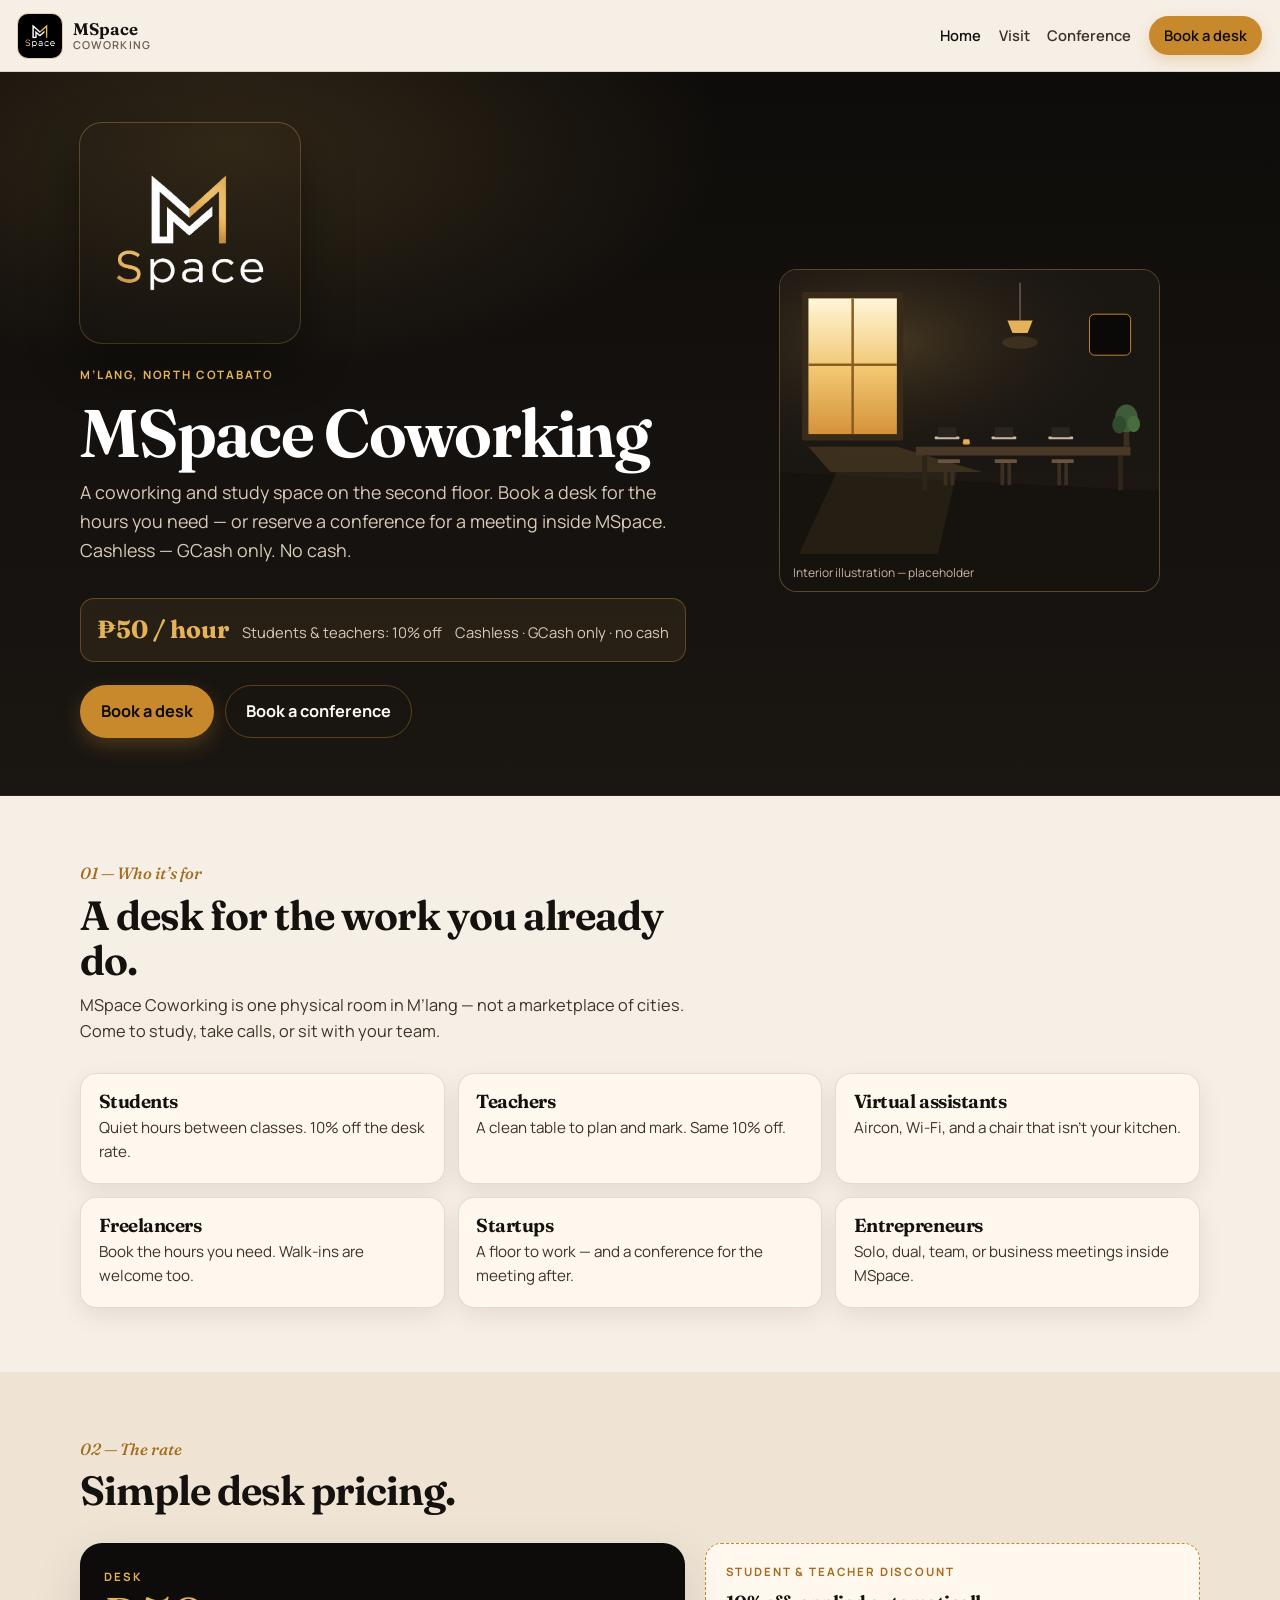
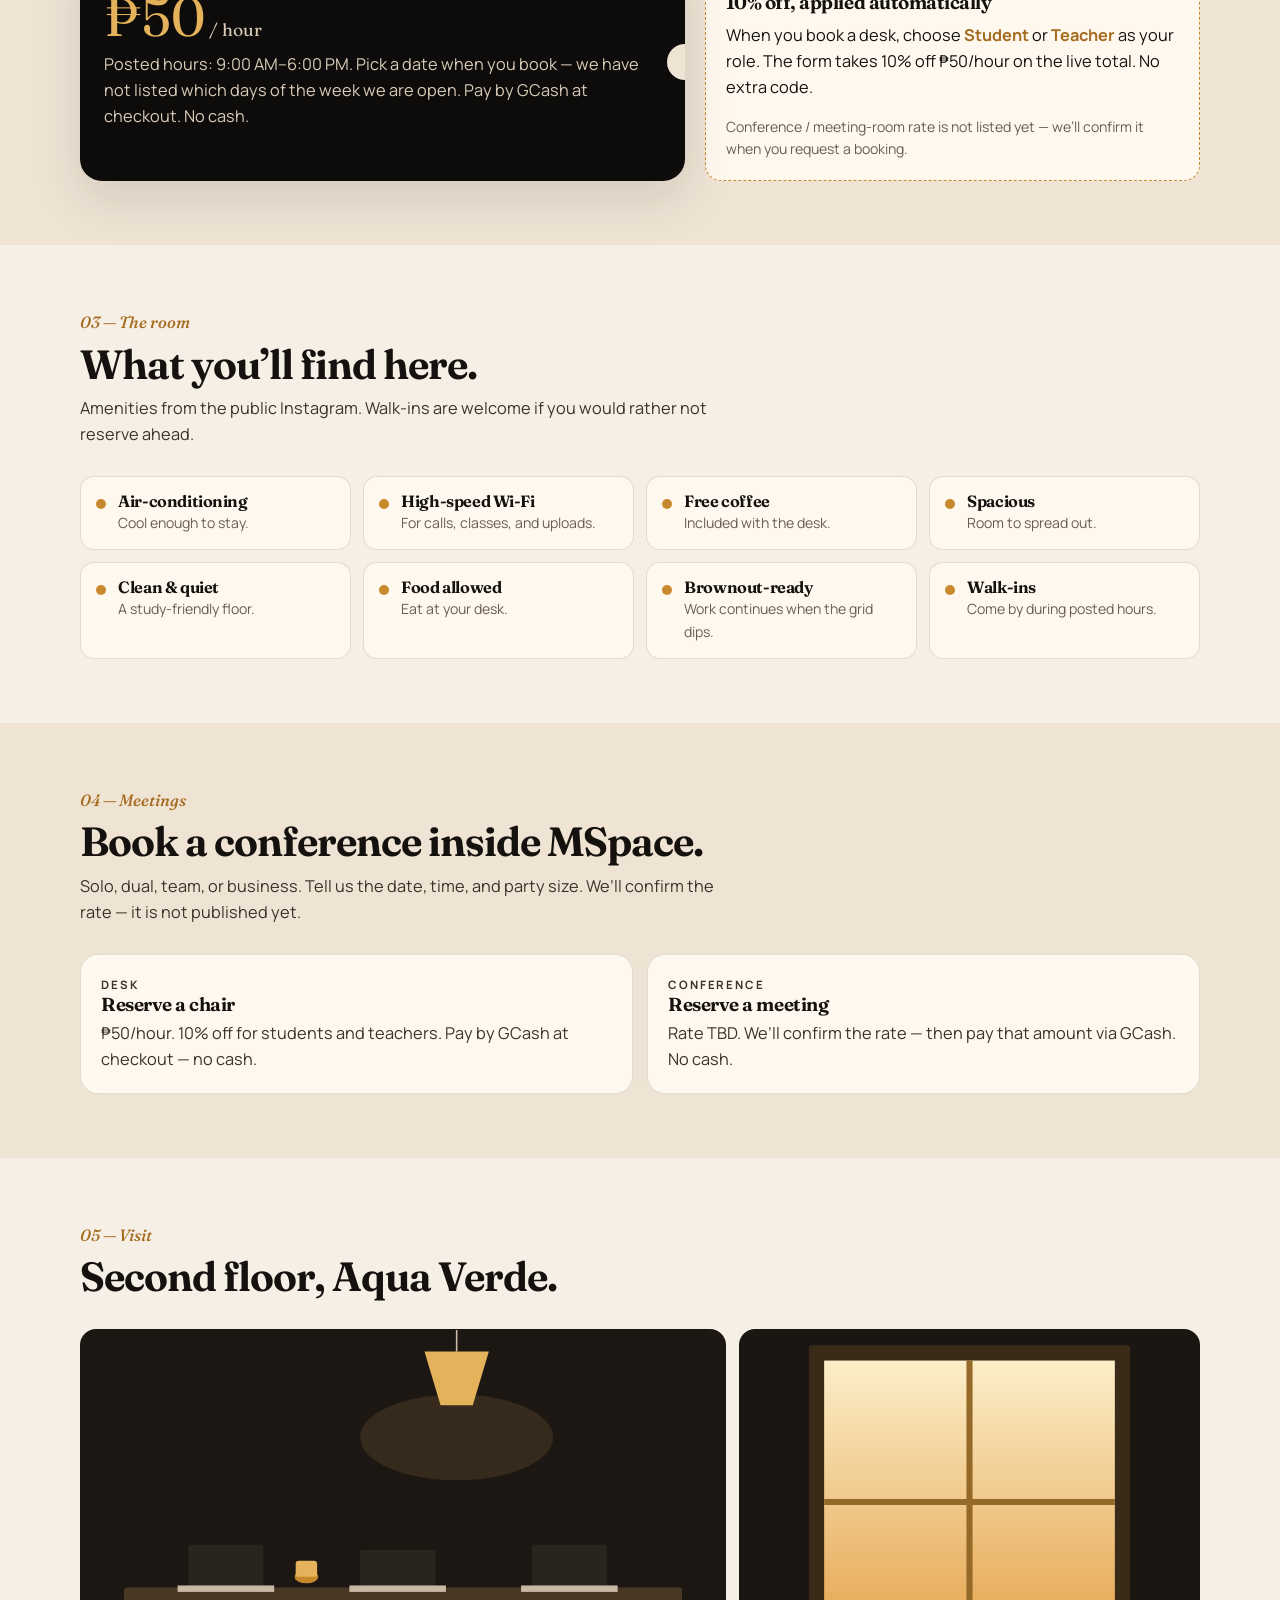
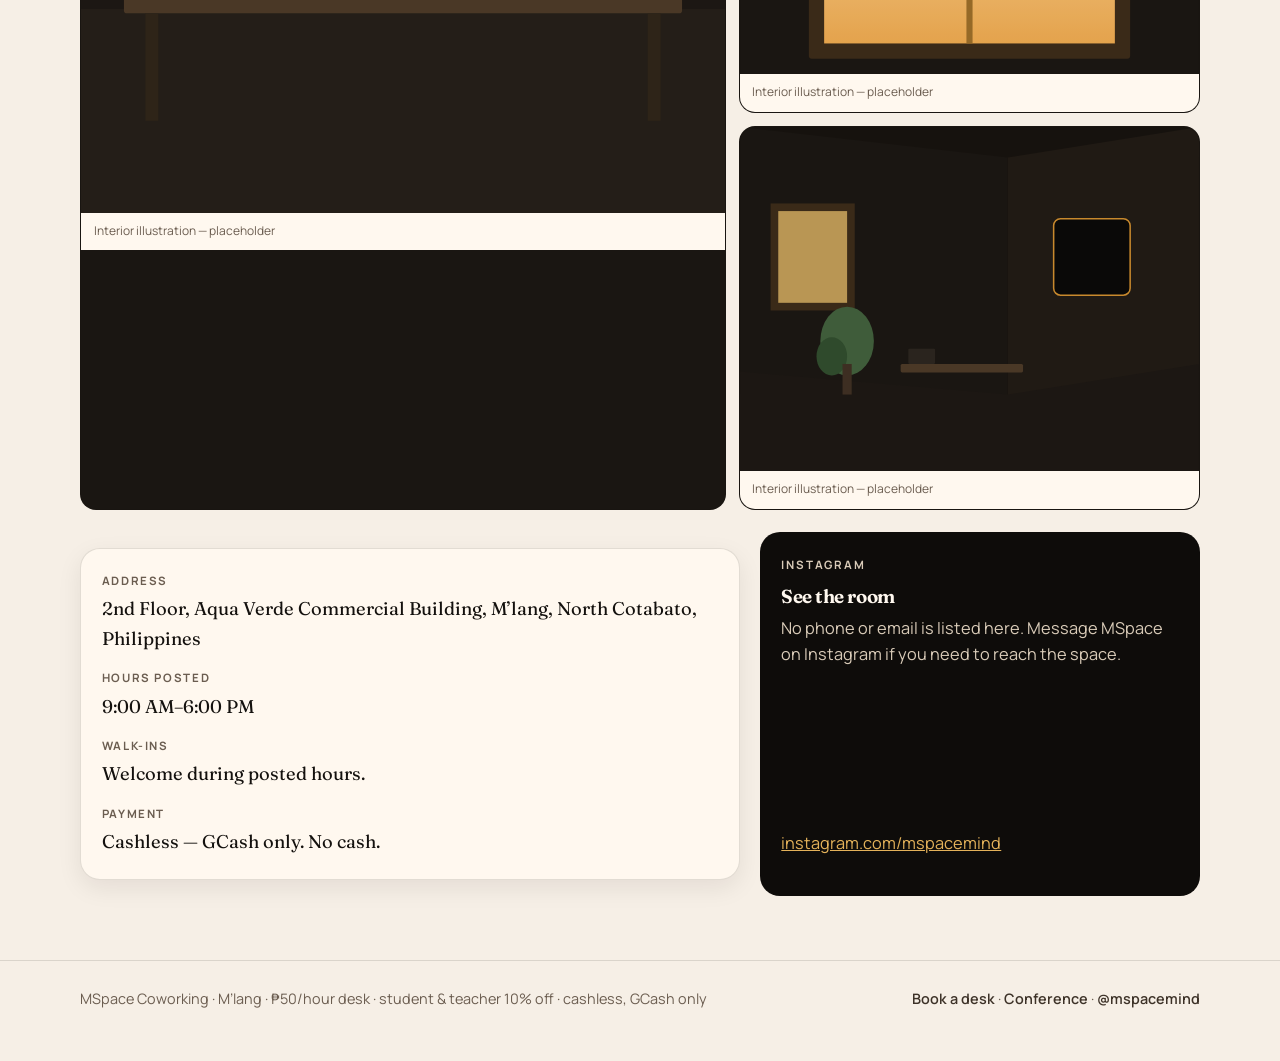
<file: index.html>
<!DOCTYPE html>
<html lang="en">
<head>
  <meta charset="utf-8">
  <meta name="viewport" content="width=device-width, initial-scale=1">
  <title>MSpace Coworking — desks &amp; meetings in M’lang</title>
  <meta name="description" content="MSpace Coworking on the 2nd floor of Aqua Verde Commercial Building, M’lang. Book a desk at ₱50/hour. Students and teachers get 10% off. Cashless — GCash only, no cash.">
  <meta property="og:title" content="MSpace Coworking — desks &amp; meetings in M’lang">
  <meta property="og:description" content="A coworking and study space in M’lang. ₱50/hour. Students and teachers, 10% off. Cashless — GCash only, no cash.">
  <meta property="og:type" content="website">
  <meta property="og:image" content="assets/logo-official.png">
  <link rel="icon" type="image/png" href="assets/logo-official.png">
  <link rel="preconnect" href="https://fonts.googleapis.com">
  <link rel="preconnect" href="https://fonts.gstatic.com" crossorigin>
  <link href="https://fonts.googleapis.com/css2?family=Fraunces:ital,opsz,wght@0,9..144,500;0,9..144,650;1,9..144,500&family=Manrope:wght@400;500;600;700&display=swap" rel="stylesheet">
  <link rel="stylesheet" href="styles.css">
</head>
<body>
  <a class="skip" href="#main">Skip to content</a>
  <header class="nav">
    <a class="nav-brand" href="index.html">
      <span class="logo-square"><img src="assets/logo-official.png" alt="" width="44" height="44"></span>
      <span class="nav-word"><strong>MSpace</strong><span>Coworking</span></span>
    </a>
    <button class="nav-toggle" type="button" aria-expanded="false" aria-controls="nav-menu">Menu</button>
    <nav id="nav-menu" class="nav-links" aria-label="Primary">
      <a href="index.html" aria-current="page">Home</a>
      <a href="index.html#visit">Visit</a>
      <a href="conference.html">Conference</a>
      <a class="nav-cta" href="book.html">Book a desk</a>
    </nav>
  </header>

  <main id="main">
    <section class="hero">
      <div class="wrap hero-grid">
        <div>
          <img class="hero-mark" src="assets/logo-official.png" width="220" height="220" alt="MSpace — stacked gold and white M on black">
          <p class="eyebrow">M’lang, North Cotabato</p>
          <h1>MSpace Coworking</h1>
          <p class="lede">A coworking and study space on the second floor. Book a desk for the hours you need — or reserve a conference for a meeting inside MSpace. Cashless — GCash only. No cash.</p>
          <div class="rate-chip">
            <strong>₱50 / hour</strong>
            <span>Students &amp; teachers: 10% off</span>
            <span>Cashless · GCash only · no cash</span>
          </div>
          <div class="hero-actions">
            <a class="btn btn-gold" href="book.html">Book a desk</a>
            <a class="btn btn-ghost" href="conference.html">Book a conference</a>
          </div>
        </div>
        <figure class="hero-panel">
          <img src="assets/scenes/mlang.svg" alt="Warm interior illustration of a coworking floor with desks and a window">
          <figcaption class="fig-note">Interior illustration — placeholder</figcaption>
        </figure>
      </div>
    </section>

    <section class="section" id="who">
      <div class="wrap">
        <div class="section-head">
          <p class="kicker">01 — Who it’s for</p>
          <h2>A desk for the work you already do.</h2>
          <p class="section-lead">MSpace Coworking is one physical room in M’lang — not a marketplace of cities. Come to study, take calls, or sit with your team.</p>
        </div>
        <div class="who-grid">
          <article class="who-card">
            <h3>Students</h3>
            <p>Quiet hours between classes. 10% off the desk rate.</p>
          </article>
          <article class="who-card">
            <h3>Teachers</h3>
            <p>A clean table to plan and mark. Same 10% off.</p>
          </article>
          <article class="who-card">
            <h3>Virtual assistants</h3>
            <p>Aircon, Wi-Fi, and a chair that isn’t your kitchen.</p>
          </article>
          <article class="who-card">
            <h3>Freelancers</h3>
            <p>Book the hours you need. Walk-ins are welcome too.</p>
          </article>
          <article class="who-card">
            <h3>Startups</h3>
            <p>A floor to work — and a conference for the meeting after.</p>
          </article>
          <article class="who-card">
            <h3>Entrepreneurs</h3>
            <p>Solo, dual, team, or business meetings inside MSpace.</p>
          </article>
        </div>
      </div>
    </section>

    <section class="section tint" id="pricing">
      <div class="wrap">
        <div class="section-head">
          <p class="kicker">02 — The rate</p>
          <h2>Simple desk pricing.</h2>
        </div>
        <div class="price-band">
          <div class="ticket">
            <p class="eyebrow" style="color:var(--gold-bright)">Desk</p>
            <p class="amount">₱50<span style="font-size:1.1rem;color:#d9cbb8"> / hour</span></p>
            <p>Posted hours: 9:00 AM–6:00 PM. Pick a date when you book — we have not listed which days of the week we are open. Pay by GCash at checkout. No cash.</p>
          </div>
          <div class="discount-callout">
            <p class="eyebrow">Student &amp; teacher discount</p>
            <h3>10% off, applied automatically</h3>
            <p>When you book a desk, choose <strong>Student</strong> or <strong>Teacher</strong> as your role. The form takes 10% off ₱50/hour on the live total. No extra code.</p>
            <p class="hint" style="margin:0">Conference / meeting-room rate is not listed yet — we’ll confirm it when you request a booking.</p>
          </div>
        </div>
      </div>
    </section>

    <section class="section" id="amenities">
      <div class="wrap">
        <div class="section-head">
          <p class="kicker">03 — The room</p>
          <h2>What you’ll find here.</h2>
          <p class="section-lead">Amenities from the public Instagram. Walk-ins are welcome if you would rather not reserve ahead.</p>
        </div>
        <div class="amenity-grid">
          <div class="amenity"><span class="dot" aria-hidden="true"></span><div><h3>Air-conditioning</h3><p>Cool enough to stay.</p></div></div>
          <div class="amenity"><span class="dot" aria-hidden="true"></span><div><h3>High-speed Wi-Fi</h3><p>For calls, classes, and uploads.</p></div></div>
          <div class="amenity"><span class="dot" aria-hidden="true"></span><div><h3>Free coffee</h3><p>Included with the desk.</p></div></div>
          <div class="amenity"><span class="dot" aria-hidden="true"></span><div><h3>Spacious</h3><p>Room to spread out.</p></div></div>
          <div class="amenity"><span class="dot" aria-hidden="true"></span><div><h3>Clean &amp; quiet</h3><p>A study-friendly floor.</p></div></div>
          <div class="amenity"><span class="dot" aria-hidden="true"></span><div><h3>Food allowed</h3><p>Eat at your desk.</p></div></div>
          <div class="amenity"><span class="dot" aria-hidden="true"></span><div><h3>Brownout-ready</h3><p>Work continues when the grid dips.</p></div></div>
          <div class="amenity"><span class="dot" aria-hidden="true"></span><div><h3>Walk-ins</h3><p>Come by during posted hours.</p></div></div>
        </div>
      </div>
    </section>

    <section class="section tint" id="meet">
      <div class="wrap">
        <div class="section-head">
          <p class="kicker">04 — Meetings</p>
          <h2>Book a conference inside MSpace.</h2>
          <p class="section-lead">Solo, dual, team, or business. Tell us the date, time, and party size. We’ll confirm the rate — it is not published yet.</p>
        </div>
        <div class="split-cta">
          <a href="book.html">
            <p class="eyebrow">Desk</p>
            <h3>Reserve a chair</h3>
            <p>₱50/hour. 10% off for students and teachers. Pay by GCash at checkout — no cash.</p>
          </a>
          <a href="conference.html">
            <p class="eyebrow">Conference</p>
            <h3>Reserve a meeting</h3>
            <p>Rate TBD. We’ll confirm the rate — then pay that amount via GCash. No cash.</p>
          </a>
        </div>
      </div>
    </section>

    <section class="section" id="visit">
      <div class="wrap">
        <div class="section-head">
          <p class="kicker">05 — Visit</p>
          <h2>Second floor, Aqua Verde.</h2>
        </div>
        <div class="gallery" style="margin-bottom:1.4rem">
          <figure>
            <img src="assets/scenes/mlang-desk.svg" alt="Placeholder illustration of desks">
            <figcaption>Interior illustration — placeholder</figcaption>
          </figure>
          <figure>
            <img src="assets/scenes/mlang-window.svg" alt="Placeholder illustration of a window">
            <figcaption>Interior illustration — placeholder</figcaption>
          </figure>
          <figure>
            <img src="assets/scenes/mlang-corner.svg" alt="Placeholder illustration of a corner of the room">
            <figcaption>Interior illustration — placeholder</figcaption>
          </figure>
        </div>
        <div class="visit-grid">
          <dl class="place-card">
            <dt>Address</dt>
            <dd>2nd Floor, Aqua Verde Commercial Building, M’lang, North Cotabato, Philippines</dd>
            <dt>Hours posted</dt>
            <dd>9:00 AM–6:00 PM</dd>
            <dt>Walk-ins</dt>
            <dd>Welcome during posted hours.</dd>
            <dt>Payment</dt>
            <dd>Cashless — GCash only. No cash.</dd>
          </dl>
          <div class="ig-card">
            <div>
              <p class="eyebrow">Instagram</p>
              <h3>See the room</h3>
              <p>No phone or email is listed here. Message MSpace on Instagram if you need to reach the space.</p>
            </div>
            <p><a href="https://www.instagram.com/mspacemind/" target="_blank" rel="noopener">instagram.com/mspacemind</a></p>
          </div>
        </div>
      </div>
    </section>
  </main>

  <footer>
    <div class="wrap foot">
      <p>MSpace Coworking · M’lang · ₱50/hour desk · student &amp; teacher 10% off · cashless, GCash only</p>
      <p><a href="book.html">Book a desk</a> · <a href="conference.html">Conference</a> · <a href="https://www.instagram.com/mspacemind/" target="_blank" rel="noopener">@mspacemind</a></p>
    </div>
  </footer>
  <script src="app.js"></script>
</body>
</html>
</file>
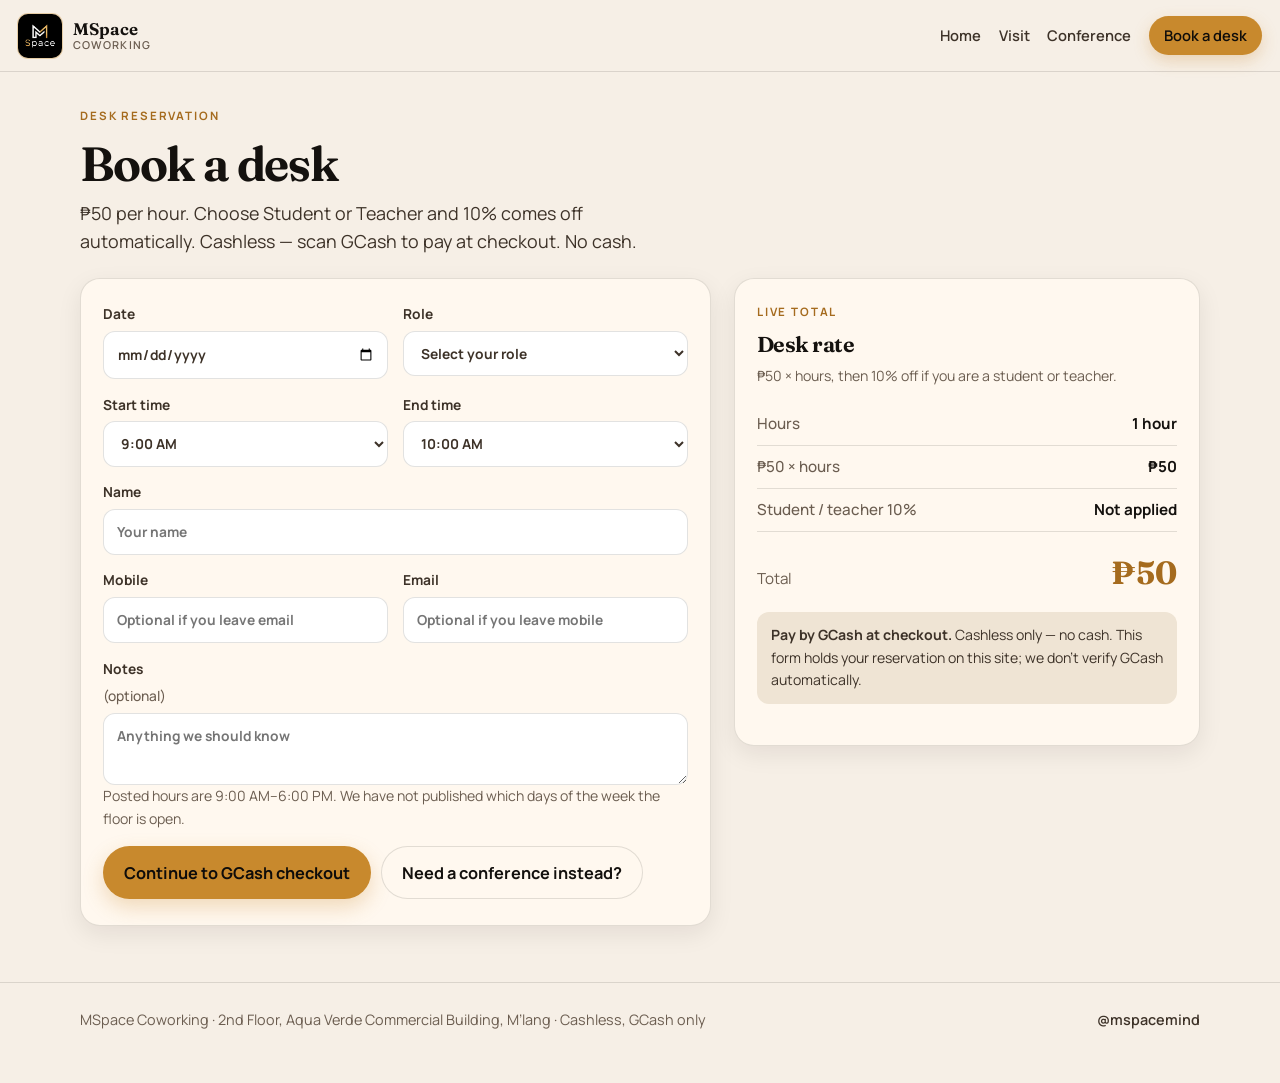
<file: book.html>
<!DOCTYPE html>
<html lang="en">
<head>
  <meta charset="utf-8">
  <meta name="viewport" content="width=device-width, initial-scale=1">
  <title>Book a desk — MSpace Coworking</title>
  <meta name="description" content="Reserve a desk at MSpace Coworking in M’lang. ₱50/hour, 10% off for students and teachers. Cashless — scan GCash to pay at checkout. No cash.">
  <link rel="icon" type="image/png" href="assets/logo-official.png">
  <link rel="preconnect" href="https://fonts.googleapis.com">
  <link rel="preconnect" href="https://fonts.gstatic.com" crossorigin>
  <link href="https://fonts.googleapis.com/css2?family=Fraunces:ital,opsz,wght@0,9..144,500;0,9..144,650;1,9..144,500&family=Manrope:wght@400;500;600;700&display=swap" rel="stylesheet">
  <link rel="stylesheet" href="styles.css">
</head>
<body>
  <a class="skip" href="#main">Skip to content</a>
  <header class="nav">
    <a class="nav-brand" href="index.html">
      <span class="logo-square"><img src="assets/logo-official.png" alt="" width="44" height="44"></span>
      <span class="nav-word"><strong>MSpace</strong><span>Coworking</span></span>
    </a>
    <button class="nav-toggle" type="button" aria-expanded="false" aria-controls="nav-menu">Menu</button>
    <nav id="nav-menu" class="nav-links" aria-label="Primary">
      <a href="index.html">Home</a>
      <a href="index.html#visit">Visit</a>
      <a href="conference.html">Conference</a>
      <a class="nav-cta" href="book.html" aria-current="page">Book a desk</a>
    </nav>
  </header>

  <main id="main">
    <div class="page-hero wrap" id="desk-hero">
      <p class="eyebrow">Desk reservation</p>
      <h1>Book a desk</h1>
      <p class="lede">₱50 per hour. Choose Student or Teacher and 10% comes off automatically. Cashless — scan GCash to pay at checkout. No cash.</p>
    </div>

    <div class="wrap book-layout" id="desk-flow">
      <form class="form-card" id="desk-form" novalidate>
        <div class="form-grid">
          <label>Date
            <input id="desk-date" name="date" type="date" required>
          </label>
          <label>Role
            <select id="desk-role" name="role" required>
              <option value="" selected disabled>Select your role</option>
              <option value="student">Student — 10% off</option>
              <option value="teacher">Teacher — 10% off</option>
              <option value="va">Virtual assistant</option>
              <option value="freelancer">Freelancer</option>
              <option value="startup">Startup</option>
              <option value="entrepreneur">Entrepreneur</option>
              <option value="other">Other</option>
            </select>
          </label>
          <label>Start time
            <select id="desk-start" name="start" required></select>
          </label>
          <label>End time
            <select id="desk-end" name="end" required></select>
          </label>
          <p class="role-note full" id="desk-discount-note">Student / teacher 10% off is on. Your live total uses ₱45/hour (₱50 minus 10%).</p>
          <label class="full">Name
            <input id="desk-name" name="name" type="text" autocomplete="name" required placeholder="Your name">
          </label>
          <label>Mobile
            <input id="desk-mobile" name="mobile" type="tel" autocomplete="tel" placeholder="Optional if you leave email">
          </label>
          <label>Email
            <input id="desk-email" name="email" type="email" autocomplete="email" placeholder="Optional if you leave mobile">
          </label>
          <label class="full">Notes <span style="font-weight:500;color:var(--muted)">(optional)</span>
            <textarea id="desk-notes" name="notes" placeholder="Anything we should know"></textarea>
          </label>
        </div>
        <p class="hint">Posted hours are 9:00 AM–6:00 PM. We have not published which days of the week the floor is open.</p>
        <p class="error" id="desk-error" hidden></p>
        <div class="form-actions">
          <button class="btn btn-gold" type="submit">Continue to GCash checkout</button>
          <a class="btn btn-outline" href="conference.html">Need a conference instead?</a>
        </div>
      </form>

      <aside>
        <div class="receipt" id="desk-receipt" aria-live="polite">
          <p class="eyebrow">Live total</p>
          <h2>Desk rate</h2>
          <p class="hint">₱50 × hours, then 10% off if you are a student or teacher.</p>
          <div class="receipt-row"><dt>Hours</dt><dd id="r-hours">—</dd></div>
          <div class="receipt-row"><dt>₱50 × hours</dt><dd id="r-sub">—</dd></div>
          <div class="receipt-row"><dt>Student / teacher 10%</dt><dd id="r-off">—</dd></div>
          <div class="receipt-total"><span>Total</span><strong id="r-total">₱0</strong></div>
          <p class="demo-note"><strong>Pay by GCash at checkout.</strong> Cashless only — no cash. This form holds your reservation on this site; we don’t verify GCash automatically.</p>
        </div>
      </aside>
    </div>

    <div class="wrap checkout-wrap confirm-card" id="desk-confirm">
      <p class="eyebrow">Checkout</p>
      <h2>Scan GCash to pay</h2>
      <p class="checkout-lede">Cashless only — scan GCash to pay. No cash.</p>
      <div class="checkout-grid">
        <figure class="gcash-poster">
          <img src="assets/gcash-qr.png" width="1140" height="1500" alt="GCash Scan to Pay Here poster for merchant MSpace">
        </figure>
        <div class="checkout-pay">
          <p class="eyebrow">Amount due</p>
          <p class="checkout-amount" id="desk-due">₱0</p>
          <p class="hint" id="desk-due-note">₱50/hour. Students and teachers get 10% off.</p>
          <p class="pay-callout"><strong>Cashless only — scan GCash to pay. No cash.</strong> Use the official MSpace GCash poster. This page records a reservation; we do not verify GCash automatically.</p>
          <p class="eyebrow checkout-res-label">Reservation</p>
          <div id="desk-summary"></div>
          <div class="form-actions" style="margin-top:1.1rem">
            <a class="btn btn-gold" href="book.html">Book another desk</a>
            <a class="btn btn-outline" href="index.html">Back home</a>
          </div>
        </div>
      </div>
    </div>
  </main>

  <footer>
    <div class="wrap foot">
      <p>MSpace Coworking · 2nd Floor, Aqua Verde Commercial Building, M’lang · Cashless, GCash only</p>
      <p><a href="https://www.instagram.com/mspacemind/" target="_blank" rel="noopener">@mspacemind</a></p>
    </div>
  </footer>
  <script src="app.js"></script>
</body>
</html>
</file>
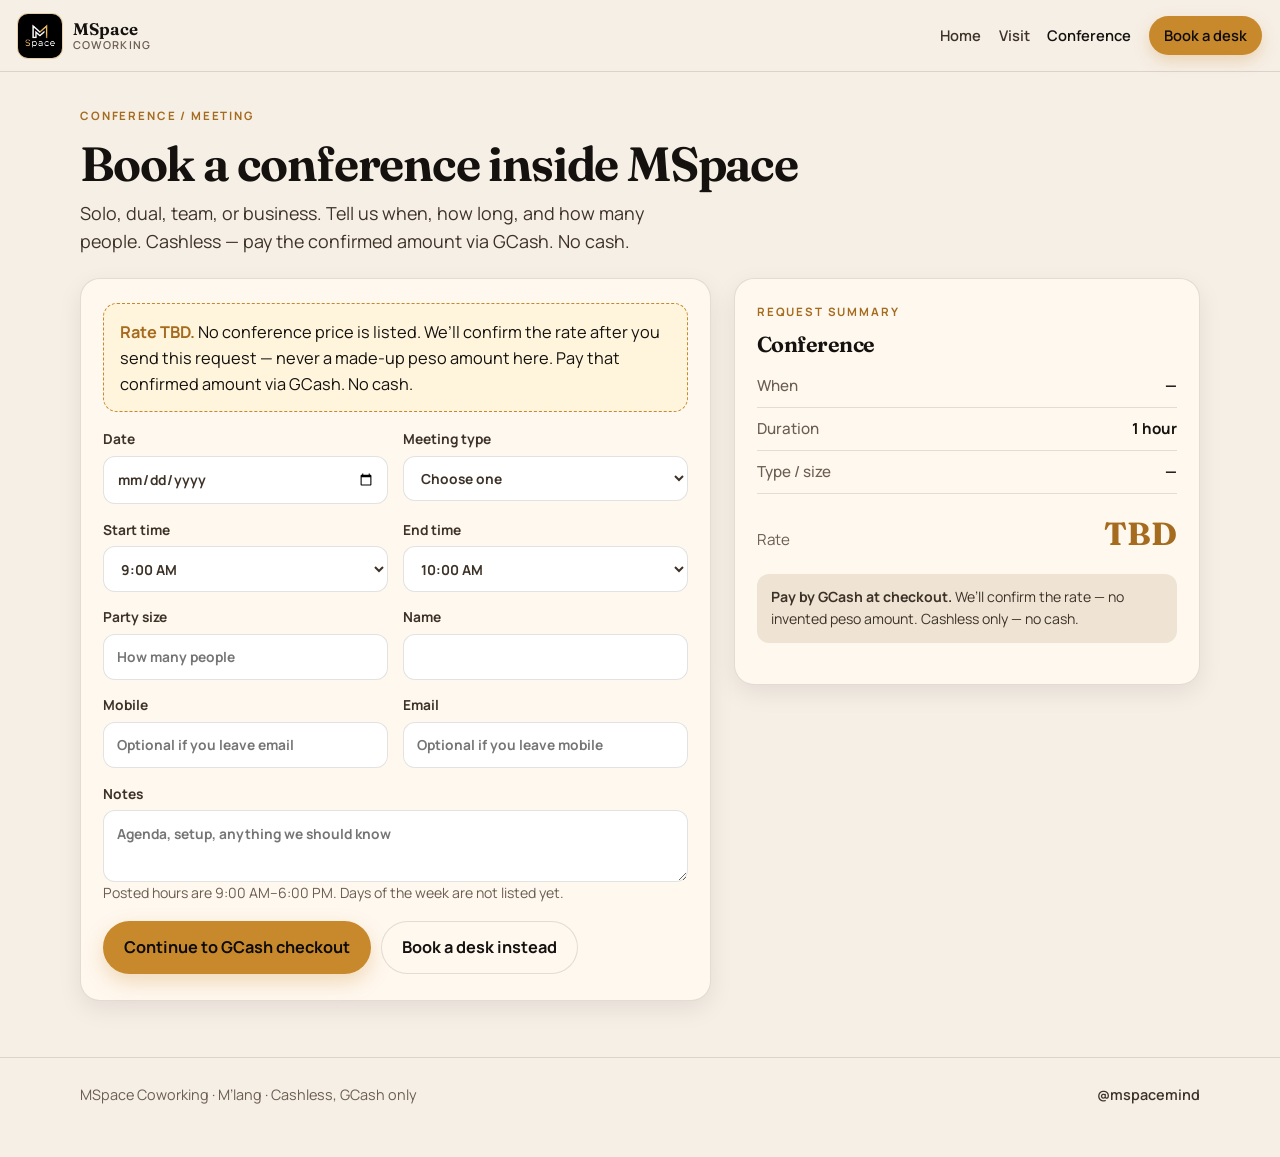
<file: conference.html>
<!DOCTYPE html>
<html lang="en">
<head>
  <meta charset="utf-8">
  <meta name="viewport" content="width=device-width, initial-scale=1">
  <title>Book a conference — MSpace Coworking</title>
  <meta name="description" content="Request a conference or meeting inside MSpace Coworking in M’lang. Solo, dual, team, or business. Rate TBD — pay the confirmed amount via GCash. No cash.">
  <link rel="icon" type="image/png" href="assets/logo-official.png">
  <link rel="preconnect" href="https://fonts.googleapis.com">
  <link rel="preconnect" href="https://fonts.gstatic.com" crossorigin>
  <link href="https://fonts.googleapis.com/css2?family=Fraunces:ital,opsz,wght@0,9..144,500;0,9..144,650;1,9..144,500&family=Manrope:wght@400;500;600;700&display=swap" rel="stylesheet">
  <link rel="stylesheet" href="styles.css">
</head>
<body>
  <a class="skip" href="#main">Skip to content</a>
  <header class="nav">
    <a class="nav-brand" href="index.html">
      <span class="logo-square"><img src="assets/logo-official.png" alt="" width="44" height="44"></span>
      <span class="nav-word"><strong>MSpace</strong><span>Coworking</span></span>
    </a>
    <button class="nav-toggle" type="button" aria-expanded="false" aria-controls="nav-menu">Menu</button>
    <nav id="nav-menu" class="nav-links" aria-label="Primary">
      <a href="index.html">Home</a>
      <a href="index.html#visit">Visit</a>
      <a href="conference.html" aria-current="page">Conference</a>
      <a class="nav-cta" href="book.html">Book a desk</a>
    </nav>
  </header>

  <main id="main">
    <div class="page-hero wrap" id="conf-hero">
      <p class="eyebrow">Conference / meeting</p>
      <h1>Book a conference inside MSpace</h1>
      <p class="lede">Solo, dual, team, or business. Tell us when, how long, and how many people. Cashless — pay the confirmed amount via GCash. No cash.</p>
    </div>

    <div class="wrap book-layout" id="conf-flow">
      <form class="form-card" id="conf-form" novalidate>
        <div class="tbd-banner">
          <strong>Rate TBD.</strong> No conference price is listed. We’ll confirm the rate after you send this request — never a made-up peso amount here. Pay that confirmed amount via GCash. No cash.
        </div>
        <div class="form-grid">
          <label>Date
            <input id="conf-date" name="date" type="date" required>
          </label>
          <label>Meeting type
            <select id="conf-type" name="type" required>
              <option value="" selected disabled>Choose one</option>
              <option value="solo">Solo</option>
              <option value="dual">Dual</option>
              <option value="team">Team</option>
              <option value="business">Business</option>
            </select>
          </label>
          <label>Start time
            <select id="conf-start" name="start" required></select>
          </label>
          <label>End time
            <select id="conf-end" name="end" required></select>
          </label>
          <label>Party size
            <input id="conf-size" name="size" type="number" min="1" max="40" step="1" required placeholder="How many people">
          </label>
          <label>Name
            <input id="conf-name" name="name" type="text" autocomplete="name" required>
          </label>
          <label>Mobile
            <input id="conf-mobile" name="mobile" type="tel" autocomplete="tel" placeholder="Optional if you leave email">
          </label>
          <label>Email
            <input id="conf-email" name="email" type="email" autocomplete="email" placeholder="Optional if you leave mobile">
          </label>
          <label class="full">Notes
            <textarea id="conf-notes" name="notes" placeholder="Agenda, setup, anything we should know"></textarea>
          </label>
        </div>
        <p class="hint">Posted hours are 9:00 AM–6:00 PM. Days of the week are not listed yet.</p>
        <p class="error" id="conf-error" hidden></p>
        <div class="form-actions">
          <button class="btn btn-gold" type="submit">Continue to GCash checkout</button>
          <a class="btn btn-outline" href="book.html">Book a desk instead</a>
        </div>
      </form>

      <aside>
        <div class="receipt" id="conf-receipt" aria-live="polite">
          <p class="eyebrow">Request summary</p>
          <h2>Conference</h2>
          <div class="receipt-row"><dt>When</dt><dd id="c-when">—</dd></div>
          <div class="receipt-row"><dt>Duration</dt><dd id="c-hours">—</dd></div>
          <div class="receipt-row"><dt>Type / size</dt><dd id="c-type">—</dd></div>
          <div class="receipt-total"><span>Rate</span><strong id="c-rate">TBD</strong></div>
          <p class="demo-note"><strong>Pay by GCash at checkout.</strong> We’ll confirm the rate — no invented peso amount. Cashless only — no cash.</p>
        </div>
      </aside>
    </div>

    <div class="wrap checkout-wrap confirm-card" id="conf-confirm">
      <p class="eyebrow">Checkout</p>
      <h2>Scan GCash to pay</h2>
      <p class="checkout-lede">Pay the confirmed amount via GCash. Cashless only. No cash.</p>
      <div class="checkout-grid">
        <figure class="gcash-poster">
          <img src="assets/gcash-qr.png" width="1140" height="1500" alt="GCash Scan to Pay Here poster for merchant MSpace">
        </figure>
        <div class="checkout-pay">
          <p class="eyebrow">Amount due</p>
          <p class="checkout-amount" id="conf-due">TBD</p>
          <p class="hint">Conference rate is not listed yet. We’ll confirm it — then pay that amount via GCash.</p>
          <p class="pay-callout"><strong>Cashless only — scan GCash to pay the confirmed amount. No cash.</strong> Use the official MSpace GCash poster. This page records a reservation; we do not verify GCash automatically.</p>
          <p class="eyebrow checkout-res-label">Reservation</p>
          <div id="conf-summary"></div>
          <div class="form-actions" style="margin-top:1.1rem">
            <a class="btn btn-gold" href="conference.html">Request another</a>
            <a class="btn btn-outline" href="index.html">Back home</a>
          </div>
        </div>
      </div>
    </div>
  </main>

  <footer>
    <div class="wrap foot">
      <p>MSpace Coworking · M’lang · Cashless, GCash only</p>
      <p><a href="https://www.instagram.com/mspacemind/" target="_blank" rel="noopener">@mspacemind</a></p>
    </div>
  </footer>
  <script src="app.js"></script>
</body>
</html>
</file>
<file: styles.css>
/* MSpace Coworking — physical space in M'lang */
:root {
  --ink: #14110e;
  --ink-soft: #3d3228;
  --muted: #6b5d50;
  --cream: #f6efe6;
  --cream-2: #efe4d4;
  --cream-3: #fff8ef;
  --gold: #c8892d;
  --gold-bright: #e4b25a;
  --gold-deep: #a56b1e;
  --bronze: #8a5e20;
  --charcoal: #0e0c0a;
  --charcoal-2: #1a1612;
  --charcoal-3: #241e18;
  --line: rgba(20, 17, 14, 0.12);
  --line-gold: rgba(200, 137, 45, 0.38);
  --shadow: 0 18px 50px rgba(20, 17, 14, 0.12);
  --shadow-sm: 0 8px 24px rgba(20, 17, 14, 0.08);
  --radius: 18px;
  --max: 1120px;
  --nav-h: 72px;
  --serif: "Fraunces", Georgia, "Times New Roman", serif;
  --sans: "Manrope", system-ui, sans-serif;
}

*, *::before, *::after { box-sizing: border-box; }
html { scroll-behavior: smooth; }
body {
  margin: 0;
  color: var(--ink);
  background: var(--cream);
  font-family: var(--sans);
  font-size: 1.02rem;
  line-height: 1.6;
}
img { max-width: 100%; display: block; }
a { color: var(--gold-deep); }
a:hover { color: var(--ink); }
button, input, select, textarea { font: inherit; color: inherit; }
h1, h2, h3, h4 {
  font-family: var(--serif);
  line-height: 1.12;
  font-weight: 650;
  letter-spacing: -0.025em;
  margin: 0 0 0.5rem;
}
h1 { font-size: clamp(2.15rem, 7vw, 4.2rem); }
h2 { font-size: clamp(1.65rem, 4vw, 2.55rem); }
h3 { font-size: 1.18rem; }
p { margin: 0 0 1rem; }
.skip {
  position: absolute;
  left: -999px;
  top: 0;
}
.skip:focus {
  left: 12px;
  top: 12px;
  z-index: 80;
  background: #fff;
  padding: 8px 12px;
  border-radius: 8px;
}

.wrap { width: min(var(--max), calc(100% - 2rem)); margin-inline: auto; }
.eyebrow {
  text-transform: uppercase;
  letter-spacing: 0.16em;
  font-size: 0.72rem;
  font-weight: 700;
  color: var(--gold-deep);
  margin: 0 0 0.7rem;
}
.lede {
  font-size: 1.12rem;
  color: var(--ink-soft);
  max-width: 38rem;
}
.hint { color: var(--muted); font-size: 0.88rem; }
.gold { color: var(--gold); }

/* NAV */
.nav {
  position: sticky;
  top: 0;
  z-index: 40;
  display: flex;
  align-items: center;
  justify-content: space-between;
  gap: 1rem;
  min-height: var(--nav-h);
  padding: 0.5rem 1.1rem;
  background: rgba(246, 239, 230, 0.92);
  backdrop-filter: blur(16px);
  border-bottom: 1px solid var(--line);
}
.nav-brand {
  display: flex;
  align-items: center;
  gap: 0.7rem;
  text-decoration: none;
  color: var(--ink);
}
.logo-square {
  width: 44px;
  height: 44px;
  border-radius: 10px;
  overflow: hidden;
  background: #000;
  flex-shrink: 0;
  box-shadow: 0 0 0 1px rgba(200, 137, 45, 0.35);
}
.logo-square img { width: 100%; height: 100%; object-fit: cover; }
.nav-word {
  display: flex;
  flex-direction: column;
  line-height: 1.1;
}
.nav-word strong {
  font-family: var(--serif);
  font-size: 1.05rem;
  font-weight: 650;
}
.nav-word span {
  font-size: 0.68rem;
  letter-spacing: 0.12em;
  text-transform: uppercase;
  color: var(--muted);
  font-weight: 600;
}
.nav-toggle {
  display: none;
  border: 1px solid var(--line);
  background: var(--cream-3);
  border-radius: 999px;
  padding: 0.4rem 0.9rem;
  cursor: pointer;
}
.nav-links {
  display: flex;
  align-items: center;
  gap: 0.35rem 1.1rem;
}
.nav-links a {
  text-decoration: none;
  color: var(--ink-soft);
  font-weight: 600;
  font-size: 0.92rem;
}
.nav-links a:hover,
.nav-links a[aria-current="page"] { color: var(--ink); }
.nav-links .nav-cta {
  background: var(--gold);
  color: var(--charcoal) !important;
  padding: 0.5rem 0.95rem;
  border-radius: 999px;
  box-shadow: 0 6px 16px rgba(200, 137, 45, 0.28);
}
.nav-links .nav-cta:hover { background: var(--gold-bright); }

/* BUTTONS */
.btn {
  display: inline-flex;
  align-items: center;
  justify-content: center;
  gap: 0.4rem;
  text-decoration: none;
  border: 1px solid transparent;
  border-radius: 999px;
  padding: 0.78rem 1.25rem;
  font-weight: 700;
  cursor: pointer;
  transition: transform 0.12s ease, background 0.12s ease;
}
.btn:hover { transform: translateY(-1px); }
.btn-gold {
  background: var(--gold);
  color: var(--charcoal);
  box-shadow: 0 8px 20px rgba(200, 137, 45, 0.28);
}
.btn-gold:hover { background: var(--gold-bright); color: var(--charcoal); }
.btn-ghost {
  background: transparent;
  border-color: var(--line-gold);
  color: var(--cream-3);
}
.btn-ghost:hover { background: rgba(228, 178, 90, 0.12); color: #fff; }
.btn-outline {
  background: var(--cream-3);
  border-color: var(--line);
  color: var(--ink);
}
.btn-outline:hover { border-color: var(--gold); color: var(--ink); }
.btn-dark {
  background: var(--charcoal);
  color: var(--cream-3);
}
.hero-actions, .cta-row { display: flex; flex-wrap: wrap; gap: 0.7rem; margin-top: 1.4rem; }

/* HERO */
.hero {
  background:
    radial-gradient(900px 420px at 18% 10%, rgba(228, 178, 90, 0.16), transparent 55%),
    linear-gradient(180deg, var(--charcoal) 0%, var(--charcoal-2) 100%);
  color: var(--cream-3);
  padding: 3.2rem 0 3.6rem;
  border-bottom: 1px solid #2a241e;
}
.hero-grid {
  display: grid;
  gap: 2.2rem;
}
.hero .eyebrow { color: var(--gold-bright); }
.hero h1 { color: #fff; }
.hero .lede { color: #d9cbb8; }
.hero-mark {
  width: min(220px, 52vw);
  margin: 0 0 1.4rem;
  border-radius: 22px;
  overflow: hidden;
  box-shadow: 0 20px 50px rgba(0,0,0,.45), 0 0 0 1px rgba(228,178,90,.35);
}
.hero-mark img { width: 100%; height: auto; }
.rate-chip {
  display: inline-flex;
  flex-wrap: wrap;
  align-items: baseline;
  gap: 0.45rem 0.8rem;
  margin-top: 1.1rem;
  padding: 0.7rem 1rem;
  border: 1px solid var(--line-gold);
  border-radius: 14px;
  background: rgba(228, 178, 90, 0.08);
}
.rate-chip strong {
  font-family: var(--serif);
  font-size: 1.55rem;
  color: var(--gold-bright);
}
.rate-chip span { color: #d9cbb8; font-size: 0.92rem; }
.hero-panel {
  border-radius: var(--radius);
  overflow: hidden;
  border: 1px solid rgba(228, 178, 90, 0.28);
  background: var(--charcoal-3);
  min-height: 240px;
}
.hero-panel img { width: 100%; height: 100%; object-fit: cover; min-height: 260px; }
.fig-note {
  margin: 0;
  padding: 0.55rem 0.8rem;
  font-size: 0.75rem;
  color: #c9b8a3;
  background: #16120e;
}

/* SECTIONS */
.section { padding: 4rem 0; }
.section.tint { background: var(--cream-2); }
.section.dark {
  background: var(--charcoal);
  color: var(--cream-3);
}
.section.dark .eyebrow { color: var(--gold-bright); }
.section.dark .section-lead,
.section.dark p { color: #d9cbb8; }
.kicker {
  font-family: var(--serif);
  font-style: italic;
  font-weight: 500;
  color: var(--gold-deep);
  margin: 0 0 0.4rem;
}
.section-head { margin-bottom: 1.8rem; max-width: 40rem; }
.section-lead { color: var(--ink-soft); }

.who-grid {
  display: grid;
  grid-template-columns: 1fr 1fr;
  gap: 0.8rem;
}
.who-card {
  background: var(--cream-3);
  border: 1px solid var(--line);
  border-radius: 16px;
  padding: 1.05rem 1.1rem 1.15rem;
  box-shadow: var(--shadow-sm);
}
.who-card h3 { margin-bottom: 0.25rem; }
.who-card p { margin: 0; color: var(--ink-soft); font-size: 0.95rem; }

.price-band {
  display: grid;
  gap: 1.2rem;
}
.ticket {
  background: var(--charcoal);
  color: var(--cream-3);
  border-radius: 22px;
  padding: 1.6rem 1.5rem 1.5rem;
  position: relative;
  overflow: hidden;
  box-shadow: var(--shadow);
}
.ticket::after {
  content: "";
  position: absolute;
  right: -18px;
  top: 50%;
  width: 36px;
  height: 36px;
  background: var(--cream-2);
  border-radius: 50%;
  transform: translateY(-50%);
}
.ticket .amount {
  font-family: var(--serif);
  font-size: clamp(2.4rem, 6vw, 3.4rem);
  color: var(--gold-bright);
  line-height: 1;
  margin: 0.2rem 0 0.4rem;
}
.ticket p { color: #d9cbb8; margin: 0; }
.discount-callout {
  background: #fff8ef;
  border: 1px dashed var(--gold);
  border-radius: 16px;
  padding: 1.2rem 1.25rem;
}
.discount-callout strong { color: var(--gold-deep); }

.amenity-grid {
  display: grid;
  grid-template-columns: 1fr 1fr;
  gap: 0.75rem;
}
.amenity {
  display: flex;
  gap: 0.75rem;
  align-items: flex-start;
  background: var(--cream-3);
  border: 1px solid var(--line);
  border-radius: 14px;
  padding: 0.9rem 0.95rem;
}
.amenity .dot {
  width: 10px;
  height: 10px;
  margin-top: 0.45rem;
  border-radius: 50%;
  background: var(--gold);
  flex-shrink: 0;
}
.amenity h3 { font-size: 1.02rem; margin: 0 0 0.15rem; }
.amenity p { margin: 0; font-size: 0.88rem; color: var(--muted); }

.gallery {
  display: grid;
  gap: 0.8rem;
}
.gallery figure {
  margin: 0;
  border-radius: 16px;
  overflow: hidden;
  border: 1px solid var(--line);
  background: #1a1612;
}
.gallery figcaption {
  padding: 0.5rem 0.8rem 0.65rem;
  font-size: 0.75rem;
  color: var(--muted);
  background: var(--cream-3);
}

.visit-grid {
  display: grid;
  gap: 1.2rem;
}
.place-card {
  background: var(--cream-3);
  border: 1px solid var(--line);
  border-radius: 20px;
  padding: 1.4rem 1.3rem;
  box-shadow: var(--shadow-sm);
}
.place-card dt {
  font-size: 0.72rem;
  letter-spacing: 0.14em;
  text-transform: uppercase;
  color: var(--muted);
  font-weight: 700;
  margin: 0 0 0.25rem;
}
.place-card dd {
  margin: 0 0 1rem;
  font-family: var(--serif);
  font-size: 1.15rem;
}
.place-card dd:last-child { margin-bottom: 0; }
.ig-card {
  display: flex;
  flex-direction: column;
  justify-content: space-between;
  gap: 1rem;
  background: var(--charcoal);
  color: var(--cream-3);
  border-radius: 20px;
  padding: 1.5rem 1.35rem;
}
.ig-card p { color: #d9cbb8; }
.ig-card a { color: var(--gold-bright); }

.split-cta {
  display: grid;
  gap: 0.9rem;
}
.split-cta a {
  display: block;
  text-decoration: none;
  color: inherit;
  border-radius: 18px;
  padding: 1.3rem 1.25rem;
  border: 1px solid var(--line);
  background: var(--cream-3);
}
.split-cta a:hover { border-color: var(--gold); }
.split-cta h3 { margin-bottom: 0.3rem; }
.split-cta p { margin: 0; color: var(--ink-soft); }

/* FORMS */
.page-hero {
  padding: 2.2rem 0 0.4rem;
}
.page-hero h1 { font-size: clamp(1.9rem, 5vw, 3rem); }
.book-layout {
  display: grid;
  gap: 1.4rem;
  padding-bottom: 3.5rem;
}
.form-card, .receipt, .confirm-card {
  background: var(--cream-3);
  border: 1px solid var(--line);
  border-radius: 20px;
  padding: 1.25rem 1.15rem 1.4rem;
  box-shadow: var(--shadow-sm);
}
.form-grid {
  display: grid;
  gap: 0.9rem;
}
.form-grid .full { grid-column: 1 / -1; }
label {
  display: flex;
  flex-direction: column;
  gap: 0.35rem;
  font-size: 0.86rem;
  font-weight: 700;
  color: var(--ink-soft);
}
input, select, textarea {
  background: #fff;
  border: 1px solid var(--line);
  border-radius: 12px;
  padding: 0.7rem 0.8rem;
  outline: none;
}
input:focus, select:focus, textarea:focus {
  border-color: var(--gold);
  box-shadow: 0 0 0 3px rgba(200, 137, 45, 0.18);
}
textarea { min-height: 72px; resize: vertical; }
.role-note {
  display: none;
  margin: 0;
  padding: 0.7rem 0.85rem;
  background: #fff4dc;
  border: 1px solid var(--line-gold);
  border-radius: 12px;
  color: var(--ink);
  font-size: 0.9rem;
}
.role-note.on { display: block; }
.form-actions { display: flex; flex-wrap: wrap; gap: 0.6rem; margin-top: 0.4rem; }
.error {
  color: #8a2a12;
  font-size: 0.88rem;
  margin: 0;
}
.tbd-banner {
  background: #fff4dc;
  border: 1px dashed var(--gold);
  border-radius: 14px;
  padding: 0.9rem 1rem;
  margin-bottom: 1rem;
}
.tbd-banner strong { color: var(--gold-deep); }

.receipt h2 { font-size: 1.35rem; }
.receipt dl { margin: 0.6rem 0 0; }
.receipt-row {
  display: flex;
  justify-content: space-between;
  gap: 1rem;
  padding: 0.55rem 0;
  border-bottom: 1px solid var(--line);
  font-size: 0.95rem;
}
.receipt-row dt { color: var(--muted); font-weight: 500; }
.receipt-row dd { margin: 0; font-weight: 700; }
.receipt-total {
  display: flex;
  justify-content: space-between;
  align-items: baseline;
  margin-top: 0.9rem;
  font-family: var(--serif);
}
.receipt-total span { font-size: 0.95rem; color: var(--muted); font-family: var(--sans); }
.receipt-total strong { font-size: 2rem; color: var(--gold-deep); }
.demo-note {
  margin-top: 0.9rem;
  padding: 0.75rem 0.85rem;
  background: var(--cream-2);
  border-radius: 12px;
  font-size: 0.88rem;
  color: var(--ink-soft);
}

.confirm-card { display: none; text-align: left; }
.confirm-card.show { display: block; }
.confirm-card h2 { color: var(--gold-deep); }
.hidden { display: none !important; }

.checkout-wrap {
  padding-bottom: 3.5rem;
}
.checkout-lede {
  font-size: 1.08rem;
  color: var(--ink-soft);
  max-width: 36rem;
  margin-bottom: 1.2rem;
}
.checkout-grid {
  display: grid;
  gap: 1.4rem;
}
.gcash-poster {
  margin: 0;
  background: var(--charcoal);
  border-radius: 18px;
  padding: 0.7rem;
  border: 1px solid var(--line-gold);
  box-shadow: var(--shadow);
}
.gcash-poster img {
  width: 100%;
  height: auto;
  border-radius: 10px;
  background: #0070e0;
}
.checkout-pay .checkout-amount {
  font-family: var(--serif);
  font-size: clamp(2.3rem, 6vw, 3.4rem);
  color: var(--gold-deep);
  line-height: 1;
  margin: 0 0 0.45rem;
}
.checkout-pay .hint { margin-bottom: 0.9rem; }
.pay-callout {
  background: #fff4dc;
  border: 1px solid var(--line-gold);
  border-radius: 14px;
  padding: 0.85rem 0.95rem;
  margin: 0 0 0.4rem;
  color: var(--ink);
}
.pay-callout strong { color: var(--gold-deep); }
.checkout-res-label { margin-top: 1.35rem; }
.check {
  width: 44px;
  height: 44px;
  border-radius: 50%;
  background: var(--gold);
  color: var(--charcoal);
  display: grid;
  place-items: center;
  font-weight: 800;
  margin-bottom: 0.8rem;
}

footer {
  border-top: 1px solid var(--line);
  padding: 1.6rem 0 2.2rem;
  color: var(--muted);
  font-size: 0.9rem;
}
.foot {
  display: flex;
  flex-wrap: wrap;
  justify-content: space-between;
  gap: 0.8rem 1.4rem;
}
footer a { color: var(--ink-soft); text-decoration: none; font-weight: 600; }
footer a:hover { color: var(--gold-deep); }

@media (min-width: 720px) {
  .hero-grid { grid-template-columns: 1.15fr 0.85fr; align-items: center; }
  .who-grid { grid-template-columns: repeat(3, 1fr); }
  .price-band { grid-template-columns: 1.1fr 0.9fr; align-items: stretch; }
  .amenity-grid { grid-template-columns: repeat(4, 1fr); }
  .gallery { grid-template-columns: 1.4fr 1fr; }
  .gallery figure:first-child { grid-row: span 2; }
  .visit-grid { grid-template-columns: 1.2fr 0.8fr; }
  .split-cta { grid-template-columns: 1fr 1fr; }
  .book-layout { grid-template-columns: 1.15fr 0.85fr; align-items: start; }
  .book-layout aside { position: sticky; top: calc(var(--nav-h) + 0.85rem); }
  .form-grid { grid-template-columns: 1fr 1fr; }
  .form-card, .receipt, .confirm-card { padding: 1.5rem 1.4rem 1.6rem; }
  .checkout-grid { grid-template-columns: minmax(240px, 300px) 1fr; align-items: start; }
  .checkout-wrap.confirm-card { padding: 1.7rem 1.6rem 1.8rem; }
}

@media (max-width: 719px) {
  .nav-toggle { display: inline-flex; }
  .nav-links {
    display: none;
    position: absolute;
    top: var(--nav-h);
    left: 0;
    right: 0;
    flex-direction: column;
    align-items: stretch;
    padding: 0.8rem 1.1rem 1.1rem;
    background: rgba(246, 239, 230, 0.98);
    border-bottom: 1px solid var(--line);
  }
  .nav-links.open { display: flex; }
  .nav-links .nav-cta { text-align: center; }
  .amenity-grid { grid-template-columns: 1fr; }
}

@media (min-width: 720px) and (max-width: 980px) {
  .amenity-grid { grid-template-columns: 1fr 1fr; }
}
</file>
